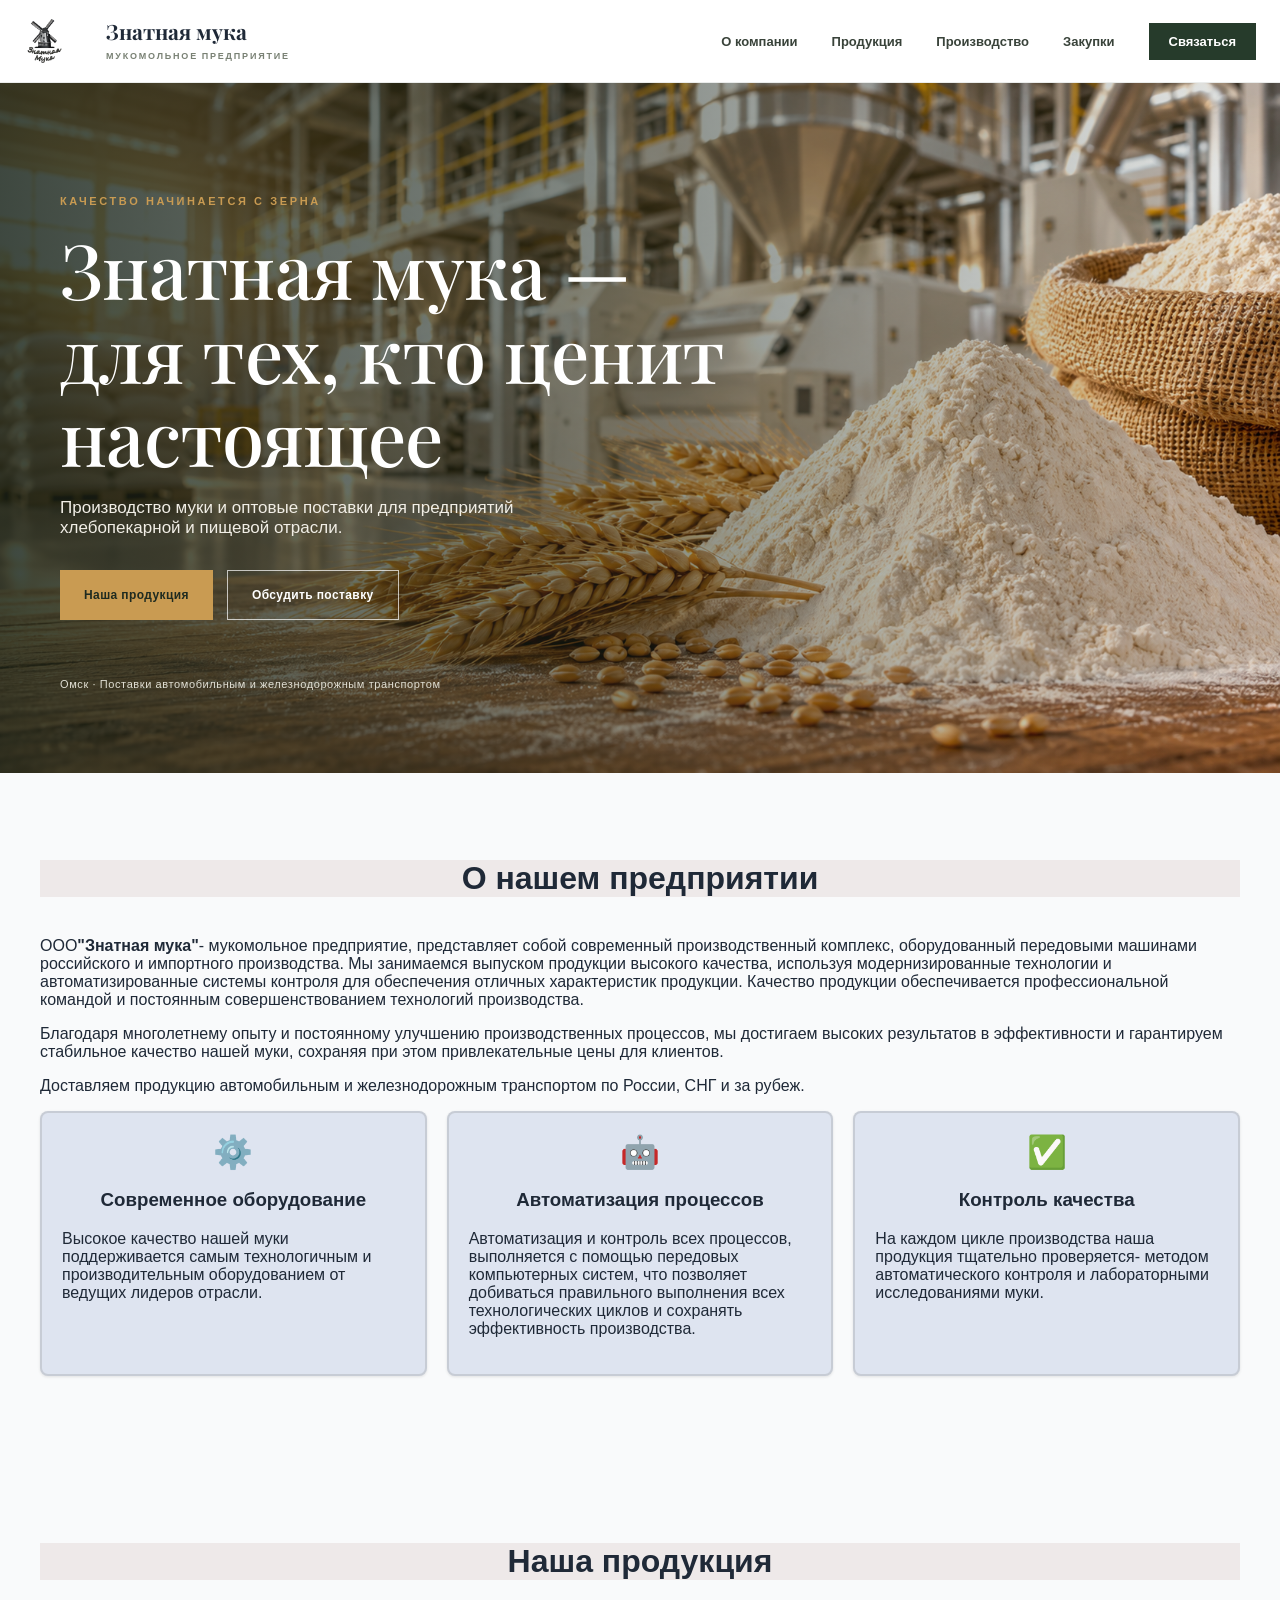
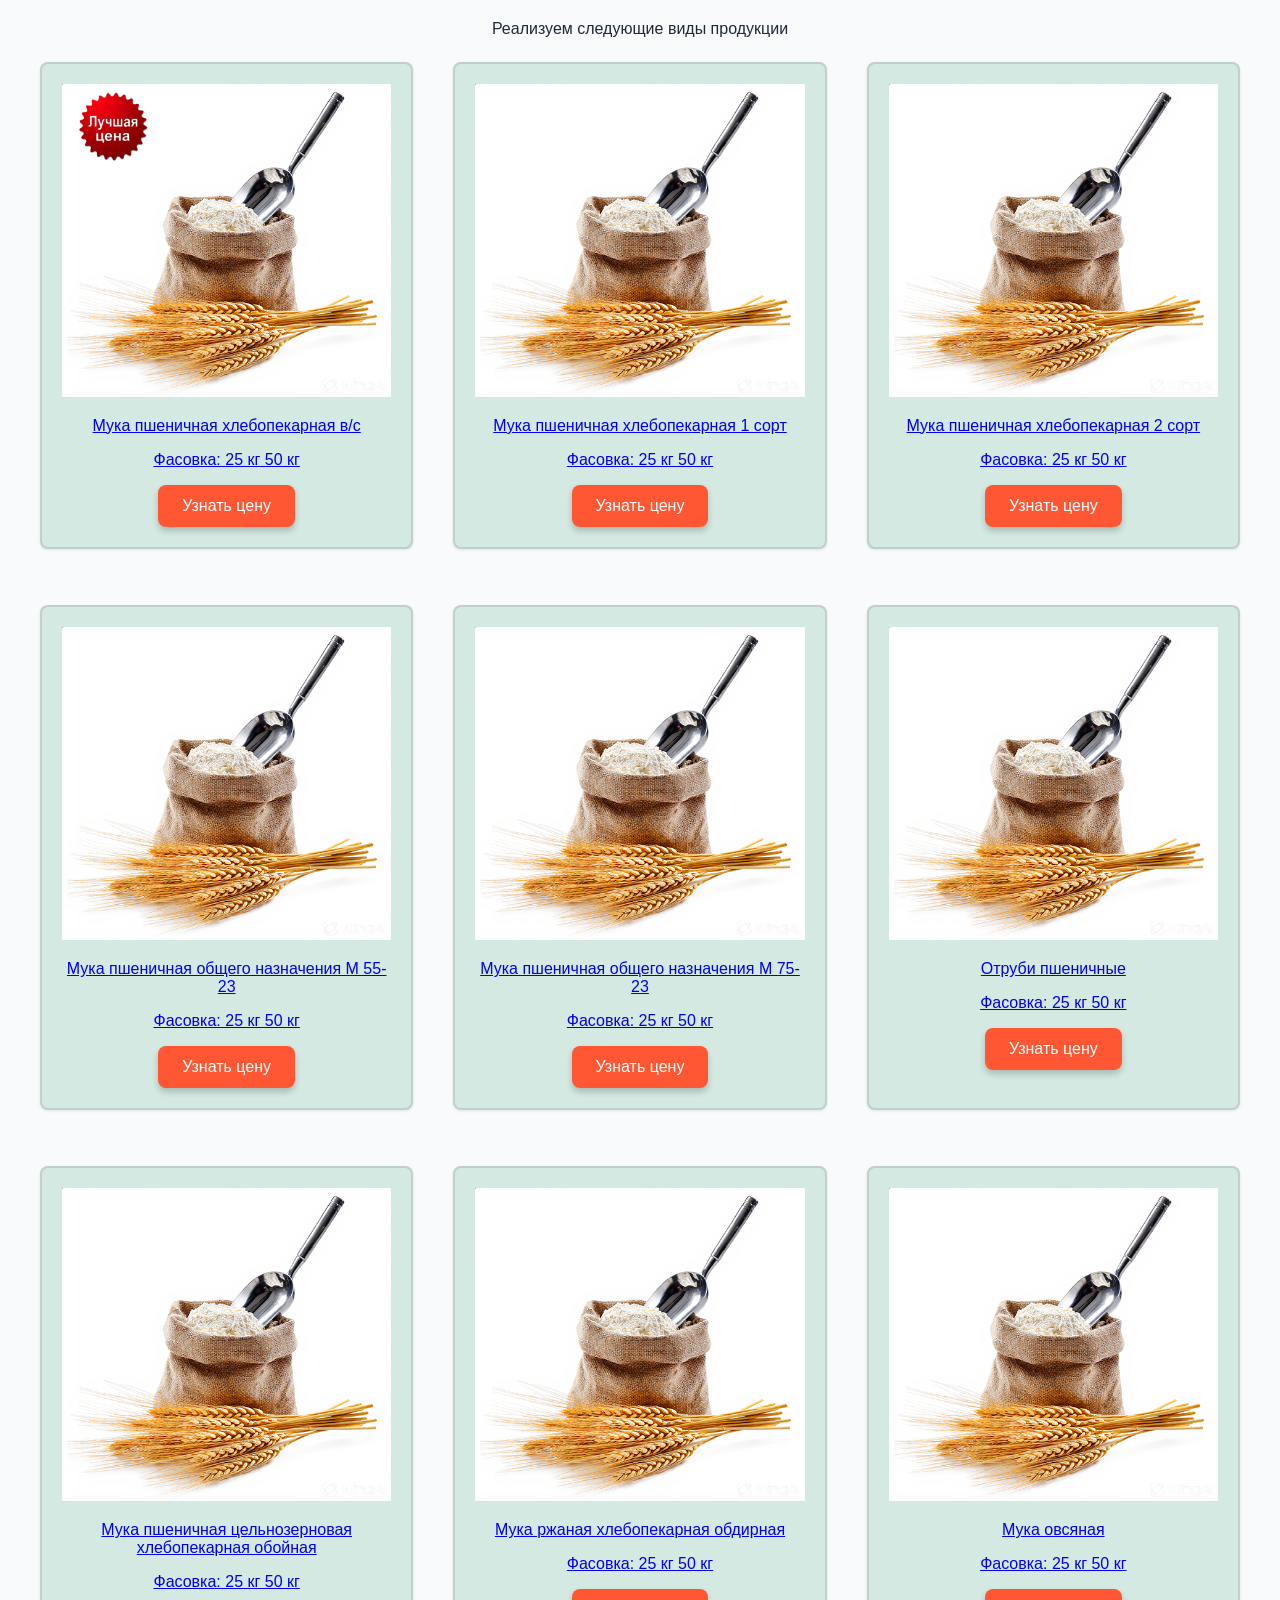
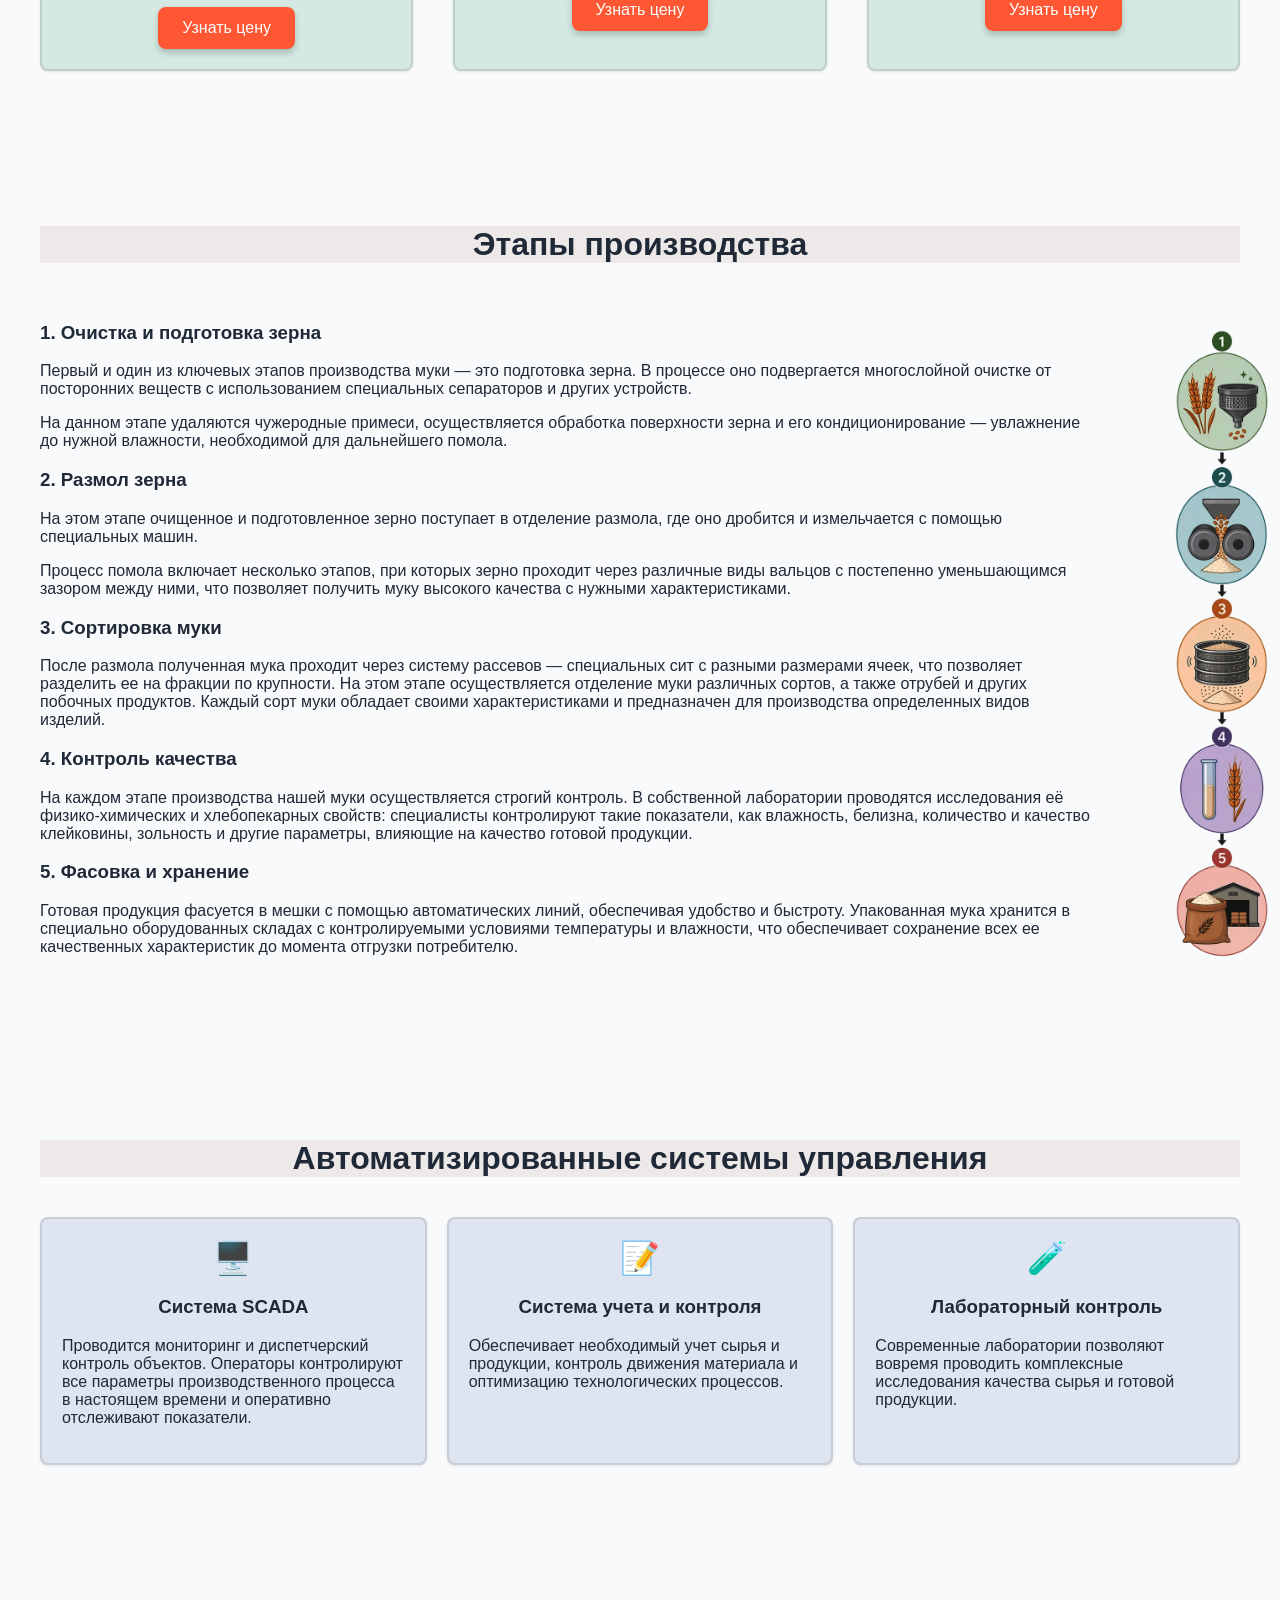
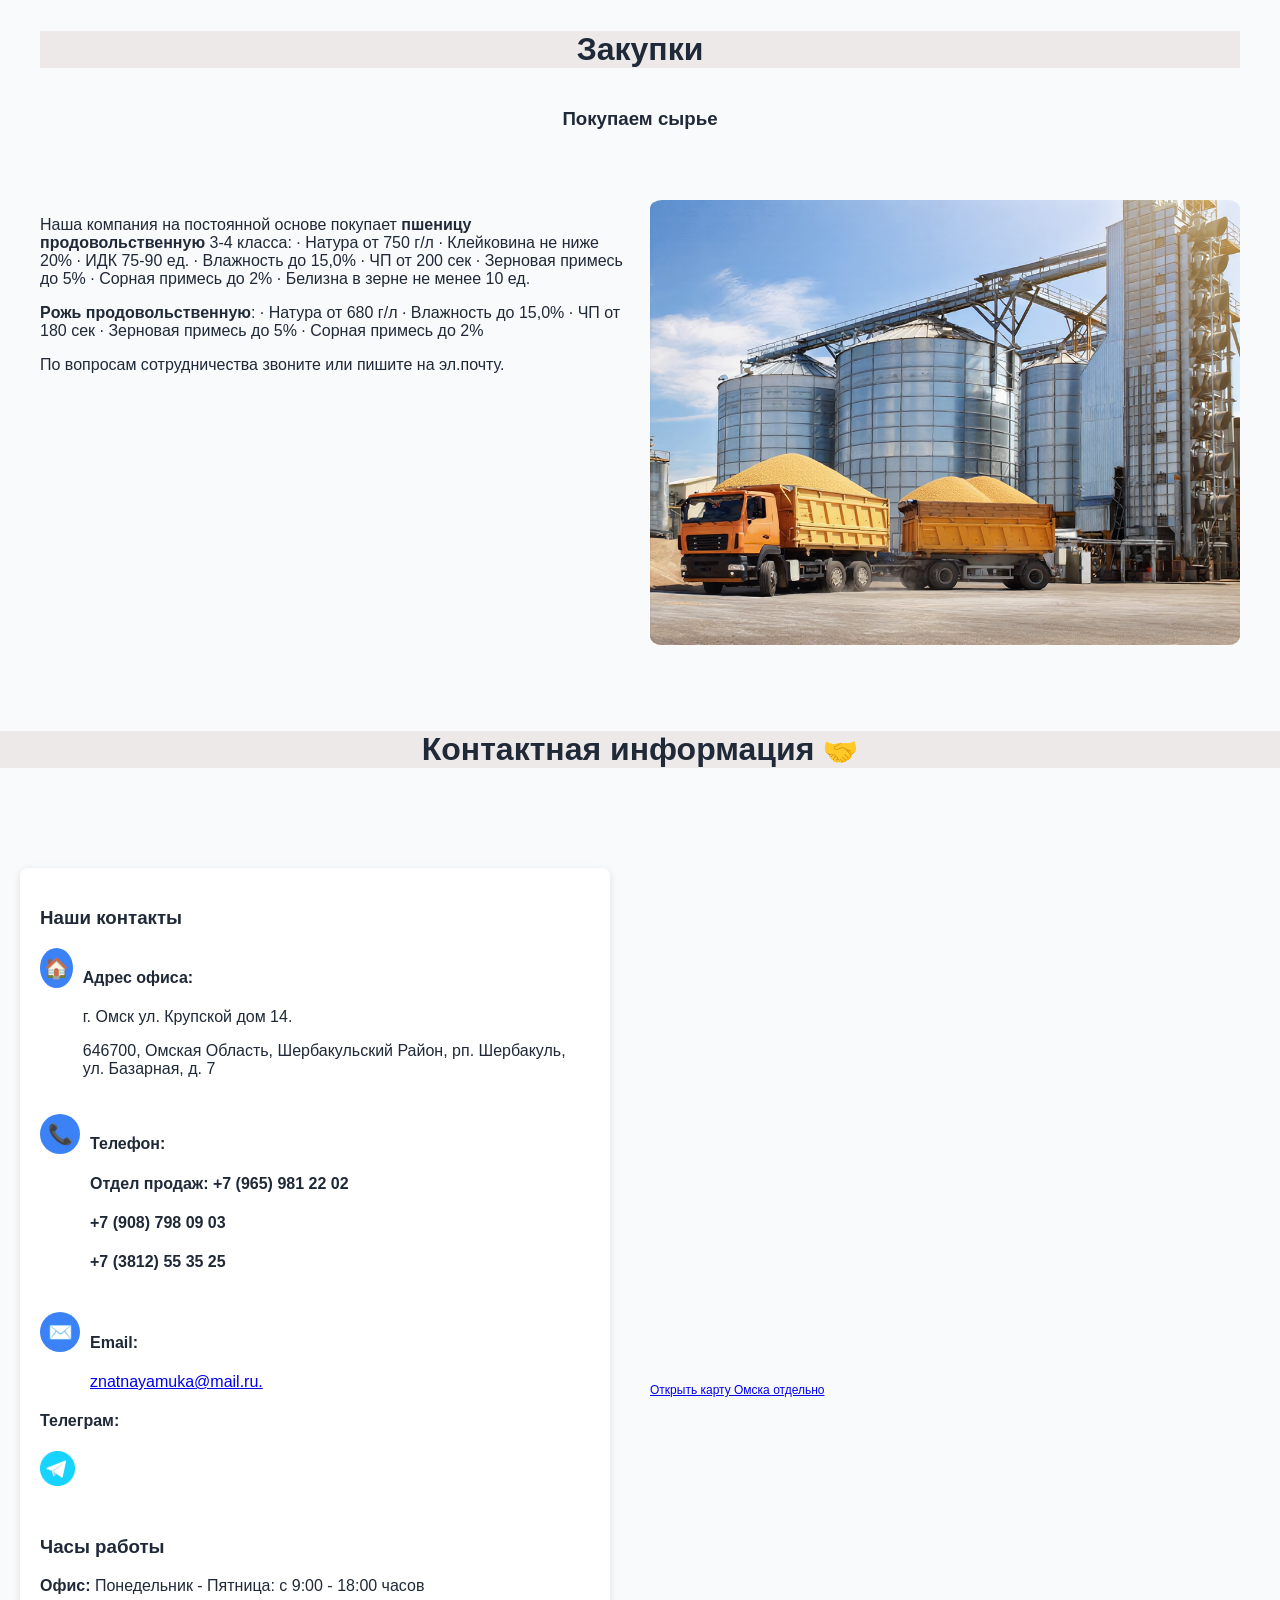
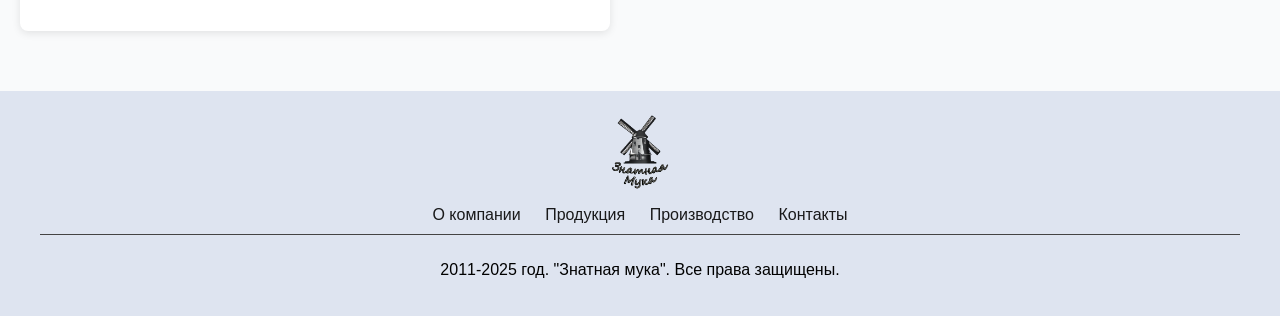
<file: index.html>
<!doctype html>
<html lang="ru">
  <head>
    <meta charset="utf-8" />
    <meta name="viewport" content="width=device-width, initial-scale=1" />
    <title>Знатная мука — производство и оптовые поставки муки</title>
    <meta
      name="description"
      content="Мукомольное предприятие «Знатная мука»: пшеничная, ржаная и овсяная мука, отруби, оптовые поставки и закупка продовольственного зерна."
    />
    <meta name="theme-color" content="#263b2b" />
    <link rel="preload" as="image" href="img/hero-mill.png" />
    <link rel="stylesheet" href="main.css" />
    <link rel="icon" href="/img/logokling1.png" type="image/x-icon" />
    <script src="script.js" defer></script>
  </head>
  <body>
    <header class="site-header">
      <div class="nav-wrap">
        <a class="brand" href="#top" aria-label="Знатная мука — на главную"
          ><img class="brand-logo" src="/img/logokling3.png" alt="Знатная мука"
          ><span>Знатная мука<small>МУКОМОЛЬНОЕ ПРЕДПРИЯТИЕ</small></span></a
        >
        <button
          class="menu-toggle"
          type="button"
          aria-label="Открыть меню"
          aria-expanded="false"
          aria-controls="site-nav"
        >
          <span></span><span></span><span></span>
        </button>
        <nav id="site-nav" class="site-nav">
          <a href="#about">О компании</a><a href="#product">Продукция</a
          ><a href="#production">Производство</a><a href="#purchase">Закупки</a
          ><a class="nav-cta" href="#contacts">Связаться</a>
        </nav>
      </div>
    </header>
    <main id="top">
      <section class="hero">
        <img
          class="hero-image"
          src="img/hero-mill.png"
          alt="Мука и пшеница на фоне современного мукомольного производства"
        />
        <div class="hero-shade"></div>
        <div class="hero-content wrap">
          <p class="eyebrow">Качество начинается с зерна</p>
          <h1>Знатная мука —<br />для тех, кто ценит настоящее</h1>
          <p class="hero-lead">
            Производство муки и оптовые поставки для предприятий хлебопекарной и
            пищевой отрасли.
          </p>
          <div class="hero-actions">
            <a class="btn btn-gold" href="#product">Наша продукция</a
            ><a class="btn btn-outline" href="#contacts">Обсудить поставку</a>
          </div>
          <div class="hero-note">
            Омск · Поставки автомобильным и железнодорожным транспортом
          </div>
        </div>
      </section>
    <!-- О компании -->
    <section id="about">
        <h2>О нашем предприятии</h2>
        <div>
            <p> ООО<span style="font-weight: bold;">"Знатная мука"</span>- мукомольное предприятие, представляет собой современный производственный комплекс,
                оборудованный
                передовыми машинами российского и импортного производства. Мы занимаемся выпуском продукции высокого
                качества,
                используя модернизированные технологии и автоматизированные системы контроля для обеспечения отличных
                характеристик продукции. Качество продукции обеспечивается профессиональной командой и постоянным
                совершенствованием технологий производства. </p>
            <p>Благодаря многолетнему опыту и постоянному улучшению производственных процессов, мы достигаем высоких
                результатов в эффективности и гарантируем стабильное качество нашей муки, сохраняя при этом
                привлекательные цены для клиентов.</p>
            <p>Доставляем продукцию автомобильным и железнодорожным транспортом по России, СНГ и за рубеж.</p>
        </div>
        <div style="display: flex; flex-wrap: wrap; gap: 20px; justify-content: center;">
            <div class="card1" style="flex: 1 1 250px;">
                <div style="text-align: center; font-size: 2em; margin-bottom: 10px;">⚙️</div>
                <h3 style="text-align: center;">Современное оборудование</h3>
                <p>Высокое качество нашей муки поддерживается самым технологичным и производительным
                    оборудованием от ведущих лидеров отрасли.</p>
            </div>
            <div class="card1" style="flex: 1 1 250px;">
                <div style="text-align: center; font-size: 2em; margin-bottom: 10px;">🤖</div>
                <h3 style="text-align: center;">Автоматизация процессов</h3>
                <p>Автоматизация и контроль всех процессов, выполняется с помощью передовых компьютерных систем, что
                    позволяет добиваться правильного выполнения всех технологических циклов и сохранять эффективность
                    производства.</p>
            </div>
            <div class="card1" style="flex: 1 1 250px;">
                <div style="text-align: center; font-size: 2em; margin-bottom: 10px;">✅</div>
                <h3 style="text-align: center;">Контроль качества</h3>
                <p>На каждом цикле производства наша продукция тщательно проверяется- методом автоматического контроля
                    и лабораторными исследованиями муки.</p>
            </div>
        </div>
    </section>
    <!-- 
    продукция -->
    <section id="product">
        <h2>Наша продукция</h2>
        <p style="text-align: center;">Реализуем следующие виды продукции</p>
        <div class="container">
            <div class="card">
                <a href="product.html?id=1"><img src="/img/cardmuka1.png" alt=""></a>
                <div class="info">
                    <a href="product.html?id=1">
                        <p>Мука пшеничная хлебопекарная в/с</p>
                    </a>
                    <a href="product.html?id=1">
                        <p>Фасовка: 25 кг 50 кг</p>
                    </a>
                    <a href="#contacts"
      style="display:inline-block; padding:12px 24px; background-color:#ff5733; color:#fff; font-size:16px; font-family:sans-serif; text-decoration:none; border-radius:8px; box-shadow:0 4px 6px rgba(0,0,0,0.2); transition:background-color 0.3s, transform 0.2s;"
      onmouseover="this.style.backgroundColor='#e14b2b'; this.style.transform='scale(1.05)';"
      onmouseout="this.style.backgroundColor='#ff5733'; this.style.transform='scale(1)';">Узнать цену</a>
                </div>

            </div>
            <div class="card">
                <a href="product.html?id=2"><img src="/img/cardmuka.png" alt=""></a>
                <div class="info">
                    <a href="product.html?id=2">
                        <p>Мука пшеничная хлебопекарная 1 сорт</p>
                    </a>
                    <a href="product.html?id=2">
                        <p>Фасовка: 25 кг 50 кг</p>
                    </a>
                    <a href="#contacts"
      style="display:inline-block; padding:12px 24px; background-color:#ff5733; color:#fff; font-size:16px; font-family:sans-serif; text-decoration:none; border-radius:8px; box-shadow:0 4px 6px rgba(0,0,0,0.2); transition:background-color 0.3s, transform 0.2s;"
      onmouseover="this.style.backgroundColor='#e14b2b'; this.style.transform='scale(1.05)';"
      onmouseout="this.style.backgroundColor='#ff5733'; this.style.transform='scale(1)';">Узнать цену</a>
                </div>

            </div>
            <div class="card">
                <a href="product.html?id=3"><img src="/img/cardmuka.png" alt=""></a>
                <div class="info">
                    <a href="product.html?id=3">
                        <p>Мука пшеничная хлебопекарная 2 сорт</p>
                    </a>
                    <a href="product.html?id=3">
                        <p>Фасовка: 25 кг 50 кг</p>
                    </a>
                    <a href="#contacts"
      style="display:inline-block; padding:12px 24px; background-color:#ff5733; color:#fff; font-size:16px; font-family:sans-serif; text-decoration:none; border-radius:8px; box-shadow:0 4px 6px rgba(0,0,0,0.2); transition:background-color 0.3s, transform 0.2s;"
      onmouseover="this.style.backgroundColor='#e14b2b'; this.style.transform='scale(1.05)';"
      onmouseout="this.style.backgroundColor='#ff5733'; this.style.transform='scale(1)';">Узнать цену</a>
                </div>

            </div>
            <div class="card">
                <a href="product.html?id=4"><img src="/img/cardmuka.png" alt=""></a>
                <div class="info">
                    <a href="product.html?id=4">
                        <p>Мука пшеничная общего назначения М 55-23</p>
                    </a>
                    <a href="#contacts">
                        <p>Фасовка: 25 кг 50 кг</p>
                    </a>
                    <a href="#contacts"
      style="display:inline-block; padding:12px 24px; background-color:#ff5733; color:#fff; font-size:16px; font-family:sans-serif; text-decoration:none; border-radius:8px; box-shadow:0 4px 6px rgba(0,0,0,0.2); transition:background-color 0.3s, transform 0.2s;"
      onmouseover="this.style.backgroundColor='#e14b2b'; this.style.transform='scale(1.05)';"
      onmouseout="this.style.backgroundColor='#ff5733'; this.style.transform='scale(1)';">Узнать цену</a>
                </div>

            </div>
            <div class="card">
                <a href="product.html?id=5"><img src="/img/cardmuka.png" alt=""></a>
                <div class="info">
                    <a href="product.html?id=5">
                        <p>Мука пшеничная общего назначения М 75-23</p>
                    </a>
                    <a href="#contacts">
                        <p>Фасовка: 25 кг 50 кг</p>
                    </a>
                   <a href="#contacts"
      style="display:inline-block; padding:12px 24px; background-color:#ff5733; color:#fff; font-size:16px; font-family:sans-serif; text-decoration:none; border-radius:8px; box-shadow:0 4px 6px rgba(0,0,0,0.2); transition:background-color 0.3s, transform 0.2s;"
      onmouseover="this.style.backgroundColor='#e14b2b'; this.style.transform='scale(1.05)';"
      onmouseout="this.style.backgroundColor='#ff5733'; this.style.transform='scale(1)';">Узнать цену</a>
                </div>

            </div>
            <div class="card">
                <a href="product.html?id=6"><img src="/img/cardmuka.png" alt=""></a>
                <div class="info">
                    <a href="product.html?id=6">
                        <p>Отруби пшеничные</p>
                    </a>
                    <a href="#contacts">
                        <p>Фасовка: 25 кг 50 кг</p>
                    </a>
                    <a href="#contacts"
      style="display:inline-block; padding:12px 24px; background-color:#ff5733; color:#fff; font-size:16px; font-family:sans-serif; text-decoration:none; border-radius:8px; box-shadow:0 4px 6px rgba(0,0,0,0.2); transition:background-color 0.3s, transform 0.2s;"
      onmouseover="this.style.backgroundColor='#e14b2b'; this.style.transform='scale(1.05)';"
      onmouseout="this.style.backgroundColor='#ff5733'; this.style.transform='scale(1)';">Узнать цену</a>
                </div>

            </div>
            <div class="card">
                <a href="product.html?id=7"><img src="/img/cardmuka.png" alt=""></a>
                <div class="info">
                    <a href="product.html?id=7">
                        <p>Мука пшеничная цельнозерновая хлебопекарная обойная</p>
                    </a>
                    <a href="#contacts">
                        <p>Фасовка: 25 кг 50 кг</p>
                    </a>
                   <a href="#contacts"
      style="display:inline-block; padding:12px 24px; background-color:#ff5733; color:#fff; font-size:16px; font-family:sans-serif; text-decoration:none; border-radius:8px; box-shadow:0 4px 6px rgba(0,0,0,0.2); transition:background-color 0.3s, transform 0.2s;"
      onmouseover="this.style.backgroundColor='#e14b2b'; this.style.transform='scale(1.05)';"
      onmouseout="this.style.backgroundColor='#ff5733'; this.style.transform='scale(1)';">Узнать цену</a>
                </div>

            </div>
            <div class="card">
                <a href="product.html?id=8"><img src="/img/cardmuka.png" alt=""></a>
                <div class="info">
                    <a href="product.html?id=8">
                        <p>Мука ржаная хлебопекарная обдирная</p>
                    </a>
                    <a href="#contacts">
                        <p>Фасовка: 25 кг 50 кг</p>
                    </a>
                    <a href="#contacts"
      style="display:inline-block; padding:12px 24px; background-color:#ff5733; color:#fff; font-size:16px; font-family:sans-serif; text-decoration:none; border-radius:8px; box-shadow:0 4px 6px rgba(0,0,0,0.2); transition:background-color 0.3s, transform 0.2s;"
      onmouseover="this.style.backgroundColor='#e14b2b'; this.style.transform='scale(1.05)';"
      onmouseout="this.style.backgroundColor='#ff5733'; this.style.transform='scale(1)';">Узнать цену</a>
                </div>

            </div>
            <div class="card">
                <a href="product.html?id=9"><img src="/img/cardmuka.png" alt=""></a>
                <div class="info">
                    <a href="product.html?id=9">
                        <p>Мука овсяная</p>
                    </a>
                    <a href="#contacts">
                        <p>Фасовка: 25 кг 50 кг</p>
                    </a>
                    <a href="#contacts"
      style="display:inline-block; padding:12px 24px; background-color:#ff5733; color:#fff; font-size:16px; font-family:sans-serif; text-decoration:none; border-radius:8px; box-shadow:0 4px 6px rgba(0,0,0,0.2); transition:background-color 0.3s, transform 0.2s;"
      onmouseover="this.style.backgroundColor='#e14b2b'; this.style.transform='scale(1.05)';"
      onmouseout="this.style.backgroundColor='#ff5733'; this.style.transform='scale(1)';">Узнать цену</a>
                </div>

            </div>
        </div>
    </section>


<section id="production">
    <h2>Этапы производства</h2>
    <div class="tehnology">
<div>
<h3>1. Очистка и подготовка зерна</h3>
<p>Первый и один из ключевых этапов производства муки — это подготовка зерна. В процессе оно подвергается многослойной очистке от посторонних веществ с использованием специальных сепараторов и других устройств.</p>
<p>На данном этапе удаляются чужеродные примеси, осуществляется обработка поверхности зерна и его кондиционирование — увлажнение до нужной влажности, необходимой для дальнейшего помола.</p>

<h3>2. Размол зерна</h3>
<p>На этом этапе очищенное и подготовленное зерно поступает в отделение размола, где оно дробится и измельчается с помощью специальных машин.</p>
<p>Процесс помола включает несколько этапов, при которых зерно проходит через различные виды вальцов с постепенно уменьшающимся зазором между ними, что позволяет получить муку высокого качества с нужными характеристиками.</p>

<h3>3. Сортировка муки</h3>
<p>После размола полученная мука проходит через систему рассевов — специальных сит с разными размерами ячеек, что позволяет разделить ее на фракции по крупности. На этом этапе осуществляется отделение муки различных сортов, а также отрубей и других побочных продуктов. Каждый сорт муки обладает своими характеристиками и предназначен для производства определенных видов изделий.</p>

<h3>4. Контроль качества</h3>
<p>На каждом этапе производства нашей муки осуществляется строгий контроль. В собственной лаборатории проводятся исследования её физико-химических и хлебопекарных свойств: специалисты контролируют такие показатели, как влажность, белизна, количество и качество клейковины, зольность и другие параметры, влияющие на качество готовой продукции.</p>

<h3>5. Фасовка и хранение</h3>
<p>Готовая продукция фасуется в мешки с помощью автоматических линий, обеспечивая удобство и быстроту. Упакованная мука хранится в специально оборудованных складах с контролируемыми условиями температуры и влажности, что обеспечивает сохранение всех ее качественных характеристик до момента отгрузки потребителю.</p>
</div>

<div>
    <img style="width: 100%; padding: 20px; padding-left: 50px;" src="/img/ytftuyfuy.png" alt="">
</div>
</div>
</section>

  

   <section id="automation-systems">
        <h2>Автоматизированные системы управления</h2>
        

        <div style="display: flex; flex-wrap: wrap; gap: 20px; justify-content: center;">
            <div class="card1" style="flex: 1 1 250px;">
                <div style="text-align: center; font-size: 2em; margin-bottom: 10px;">🖥️</div>
                <h3 style="text-align: center;">Система SCADA</h3>
                <p>Проводится мониторинг и диспетчерский контроль объектов. Операторы контролируют все параметры
                            производственного процесса в настоящем времени и оперативно отслеживают показатели.</p>
            </div>
            <div class="card1" style="flex: 1 1 250px;">
                <div style="text-align: center; font-size: 2em; margin-bottom: 10px;">📝</div>
                <h3 style="text-align: center;">Система учета и контроля</h3>
                <p>Обеспечивает необходимый учет сырья и продукции, контроль движения материала и оптимизацию
                            технологических процессов.</p>
            </div>
            <div class="card1" style="flex: 1 1 250px;">
                <div style="text-align: center; font-size: 2em; margin-bottom: 10px;">🧪</div>
                <h3 style="text-align: center;">Лабораторный контроль</h3>
                <p>Современные лаборатории позволяют вовремя проводить комплексные исследования качества сырья и
                            готовой продукции.</p>
            </div>
        </div>
    </section>

    <section id="purchase">
        <div style="margin-bottom: 70px;">
            <h2>Закупки</h2>
            <h3 style="text-align: center;">Покупаем сырье</h3>
        </div>
        <div class="zakupki" style="display:flex; gap:20px;">
            <div class="zakupkitext" style="flex:1;">
                <p>Наша компания на постоянной основе покупает <b>пшеницу продовольственную</b> 3-4 класса:
                    · Натура от 750 г/л · Клейковина не ниже 20% · ИДК 75-90 ед. · Влажность до 15,0% · ЧП от 200 сек ·
                    Зерновая
                    примесь до 5% · Сорная примесь до 2% · Белизна в зерне не менее 10 ед.</p>

                <p><b>Pожь продовольственную</b>:
                    · Натура от 680 г/л · Влажность до 15,0% · ЧП от 180 сек · Зерновая примесь до 5% · Сорная примесь
                    до 2%</p>

                <p>По вопросам сотрудничества звоните или пишите на эл.почту.</p>
            </div>
            <div class="photos" style="flex:1; display:flex; align-items:center; justify-content:center;">
                <img id="fotozakupki" src="/img/zakupki.png" alt="" style="max-width:100%; height:auto;">
            </div>
        </div>
    </section>

    <!-- Обратная форма -->
    <!-- Форма обратной связи -->


    <!-- Основной контейнер для двух колонок -->
    <h2>Контактная информация <span style="font-size:28px;">🤝</span></h2>
    <div class="contactmap" style="display:flex; gap:20px; align-items:flex-start;">
        <!-- Блок с контактами -->
        <section id="contacts" style="flex:1;">
            <!-- <h2>Контактная информация <span style="font-size:28px;">🤝</span></h2> -->
            <div
                style="background:#fff; padding:20px; border-radius:8px; box-shadow:0 2px 8px rgba(0,0,0,0.1); max-width:100%;">
                <h3>Наши контакты</h3>

                <div style="margin-bottom:20px;">
                    <div style="display:flex; align-items:flex-start;">
                        <div
                            style="width:40px; height:40px; background:#3b82f6; color:#fff; display:flex; align-items:center; justify-content:center; border-radius:50%; font-size:20px;">
                            🏠</div>
                        <div style="margin-left:10px;">
                            <h4>Адрес офиса:</h4>
                            <p>г. Омск ул. Крупской дом 14.</p>
                            <p>646700, Омская Область, Шербакульский Район, рп. Шербакуль, ул. Базарная, д. 7</p>
                        </div>
                    </div>
                </div>

                <div style="margin-bottom:20px;">
                    <div style="display:flex; align-items:flex-start;">
                        <div
                            style="width:40px; height:40px; background:#3b82f6; color:#fff; display:flex; align-items:center; justify-content:center; border-radius:50%; font-size:20px;">
                            📞</div>
                        <div style="margin-left:10px;">
                            
                            <h4>Телефон:</h4>
                            <h4> Отдел продаж: +7 (965) 981 22 02</h4>
                           <h4>+7 (908) 798  09 03</h4> 
                                
                                
                           <h4> +7 (3812) 55 35 25</h4>
                            
                            
                            
                        </div>
                    </div>
                </div>

                <div style="margin-bottom:20px;">
                    <div style="display:flex; align-items:flex-start;">
                        <div
                            style="width:40px; height:40px; background:#3b82f6; color:#fff; display:flex; align-items:center; justify-content:center; border-radius:50%; font-size:20px;">
                            ✉️</div>
                        <div style="margin-left:10px;">
                            <h4>Email:</h4>
                            <a href="mailto:znatnaya-muka@gmail.com">znatnayamuka@mail.ru.</a>
                        </div>
                    </div>
                </div>

                <div>
                    <h4>Телеграм:</h4>
                    <a href="https://t.me/blason77" target="_blank" rel="noopener noreferrer">
                        <img src="/img/tg.png" alt="telegram"
                            style="vertical-align: middle; width:35px; margin-right:10px;">
                    </a>
                </div>

                <h3 style="margin-top:50px;">Часы работы</h3>
                <p><strong>Офис:</strong> Понедельник - Пятница: с 9:00 - 18:00 часов</p>
            </div>
        </section>

        <!-- Блок с картой: Омск, отметка в районе ул. Мельничной -->
        <div id="map" style="flex: 1 1 600px; min-width: 0; height: 500px; padding-top: 0; margin-top: 95px;">
            <iframe
                title="Карта города Омска"
                src="https://www.openstreetmap.org/export/embed.html?bbox=73.30%2C54.93%2C73.45%2C55.05&amp;layer=mapnik&amp;marker=54.986940%2C73.375529"
                style="width: 100%; height: 100%; border: 0;"
                loading="lazy"
                referrerpolicy="no-referrer-when-downgrade">
            </iframe>
            <p style="margin: 4px 0; font-size: 12px;">
                <a href="https://www.openstreetmap.org/?mlat=54.986940&amp;mlon=73.375529#map=12/54.986940/73.375529" target="_blank" rel="noopener noreferrer">Открыть карту Омска отдельно</a>
            </p>
        </div>
    </div>

    </main>
    <!-- Подвал -->
    <footer class="footer">
        <div style="max-width:1920px; margin:auto; padding:20px; color:#ccc; text-align:center;">
            <a href="#top"><img src="/img/logokling3.png" alt="Знатная мука" style="height:80px; margin-bottom:10px;" /></a>
            <div style="margin-bottom:10px;">
                <a href="#about">О компании</a>
                <a href="#product">Продукция</a>
                 <a href="#production">Производство</a>
                <!-- <a href="#technology">Технологический процесс</a> -->
                <a href="#contacts">Контакты</a>
            </div>
            <div style="border-top:1px solid #444; padding-top:10px;">
                <p style="color: black;">2011-2025 год. "Знатная мука". Все права защищены.</p>
            </div>
        </div>
    </footer>

</body>

</html>
</file>
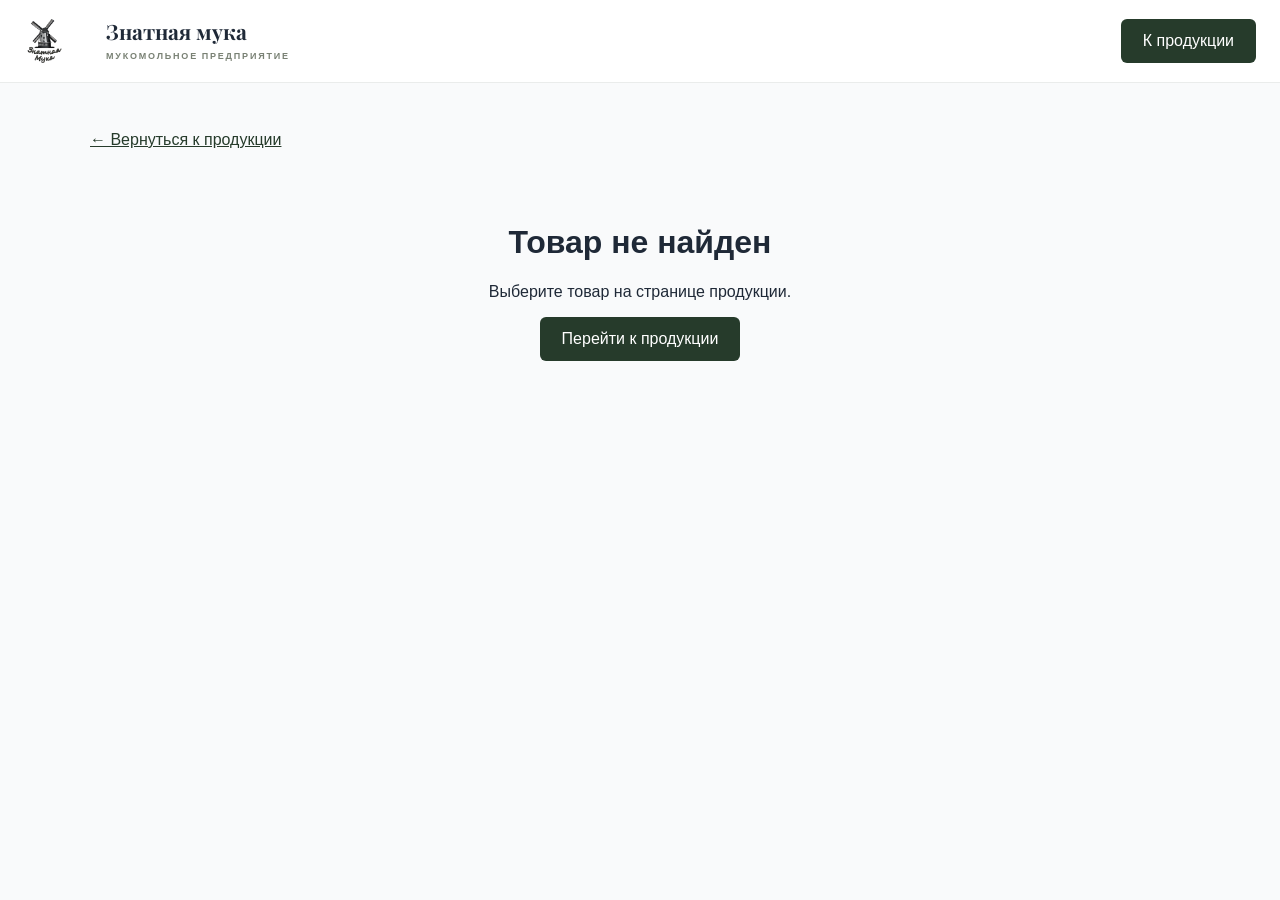
<file: product.html>
<!doctype html>
<html lang="ru">
<head>
  <meta charset="utf-8">
  <meta name="viewport" content="width=device-width, initial-scale=1">
  <title>Товар — Знатная мука</title>
  <link rel="stylesheet" href="main.css">
  <style>
    .product-page { max-width: 1100px; margin: 0 auto; padding: 48px 20px 70px; }
    .product-breadcrumb { margin-bottom: 24px; }
    .product-breadcrumb a { color: #263b2b; }
    .product-layout { display: grid; grid-template-columns: minmax(280px, 1fr) minmax(280px, 1fr); gap: 44px; align-items: start; }
    .product-photo { width: 100%; max-height: 520px; object-fit: contain; background: #f3f5f2; border-radius: 10px; }
    .product-title { margin: 0 0 18px; text-align: left; background: none; color: #263b2b; }
    .product-description { line-height: 1.7; }
    .product-specs { margin: 24px 0; padding: 20px; background: #f3f5f2; border-radius: 8px; }
    .product-actions { display: flex; flex-wrap: wrap; gap: 12px; margin-top: 28px; }
    .product-button { display: inline-block; padding: 13px 22px; background: #263b2b; color: #fff; text-decoration: none; border-radius: 6px; }
    .product-button.secondary { background: #c99b52; color: #1f2b20; }
    .product-error { padding: 30px; text-align: center; }
    @media (max-width: 700px) { .product-layout { grid-template-columns: 1fr; gap: 24px; } }
  </style>
</head>
<body>
  <header class="site-header">
    <div class="nav-wrap">
      <a class="brand" href="index.html#top" aria-label="Знатная мука — на главную">
        <img class="brand-logo" src="/img/logokling3.png" alt="Знатная мука">
        <span>Знатная мука<small>МУКОМОЛЬНОЕ ПРЕДПРИЯТИЕ</small></span>
      </a>
      <a class="product-button" href="index.html#product">К продукции</a>
    </div>
  </header>

  <main class="product-page">
    <div class="product-breadcrumb"><a href="index.html#product">← Вернуться к продукции</a></div>
    <div id="product-content"></div>
  </main>

  <script>
    const products = {
      1: { name: "Мука пшеничная хлебопекарная в/с", image: "img/cardmuka1.png", pack: "25 кг, 50 кг", text: "Высококачественная пшеничная мука высшего сорта для хлебопекарных и кондитерских изделий." },
      2: { name: "Мука пшеничная хлебопекарная 1 сорт", image: "img/cardmuka.png", pack: "25 кг, 50 кг", text: "Пшеничная хлебопекарная мука первого сорта для профессионального и домашнего использования." },
      3: { name: "Мука пшеничная хлебопекарная 2 сорт", image: "img/cardmuka.png", pack: "25 кг, 50 кг", text: "Пшеничная мука второго сорта для выпечки хлеба и приготовления различных изделий." },
      4: { name: "Мука пшеничная общего назначения М 55-23", image: "img/cardmuka.png", pack: "25 кг, 50 кг", text: "Мука общего назначения для хлебопекарного и пищевого производства." },
      5: { name: "Мука пшеничная общего назначения М 75-23", image: "img/cardmuka.png", pack: "25 кг, 50 кг", text: "Универсальная пшеничная мука для предприятий пищевой отрасли и оптовых поставок." },
      6: { name: "Отруби пшеничные", image: "img/cardmuka.png", pack: "25 кг, 50 кг", text: "Натуральные пшеничные отруби — побочный продукт переработки зерна." },
      7: { name: "Мука пшеничная цельнозерновая хлебопекарная обойная", image: "img/cardmuka.png", pack: "25 кг, 50 кг", text: "Цельнозерновая обойная мука для производства хлеба и полезной выпечки." },
      8: { name: "Мука ржаная хлебопекарная обдирная", image: "img/cardmuka.png", pack: "25 кг, 50 кг", text: "Ржаная обдирная мука для традиционного хлеба и хлебобулочных изделий." },
      9: { name: "Мука овсяная", image: "img/cardmuka.png", pack: "25 кг, 50 кг", text: "Овсяная мука для пищевого производства и приготовления выпечки." }
    };

    const id = new URLSearchParams(location.search).get("id");
    const product = products[id];
    const content = document.getElementById("product-content");

    if (!product) {
      document.title = "Товар не найден — Знатная мука";
      content.innerHTML = '<div class="product-error"><h1>Товар не найден</h1><p>Выберите товар на странице продукции.</p><a class="product-button" href="index.html#product">Перейти к продукции</a></div>';
    } else {
      document.title = `${product.name} — Знатная мука`;
      content.innerHTML = `
        <div class="product-layout">
          <img class="product-photo" src="${product.image}" alt="${product.name}">
          <section>
            <h1 class="product-title">${product.name}</h1>
            <p class="product-description">${product.text}</p>
            <div class="product-specs"><strong>Фасовка:</strong> ${product.pack}</div>
            <div class="product-actions">
              <a class="product-button secondary" href="index.html#contacts">Узнать цену</a>
              <a class="product-button" href="index.html#product">Другие товары</a>
            </div>
          </section>
        </div>`;
    }
  </script>
</body>
</html>
</file>
<file: main.css>
@import url("https://fonts.googleapis.com/css2?family=DM+Sans:wght@400;500;600;700&family=Playfair+Display:wght@500;600;700&display=swap");

/* Основные стили второго блока */
body {
  margin: 0;
  font-family: Arial, sans-serif;
  background-color: #f9fafb;
  color: #1f2937;
}

html {
  scroll-behavior: smooth;
  scroll-padding-top: 84px;
}

/* Общие секции второго блока */
section:not(.hero) {
  padding: 60px 20px;
  max-width: 1200px;
  margin: 0 auto;
}

/* Новая навигация из первого блока */
.site-header {
  height: 82px;
  position: sticky;
  top: 0;
  z-index: 50;
  background: rgba(255, 255, 255, 0.96);
  backdrop-filter: blur(12px);
  border-bottom: 1px solid rgba(30, 45, 32, 0.09);
}

.nav-wrap {
  width: min(1240px, calc(100% - 48px));
  height: 100%;
  margin: auto;
  display: flex;
  align-items: center;
  justify-content: space-between;
}

.brand {
  display: flex;
  align-items: center;
  gap: 12px;
  color: inherit;
  text-decoration: none;
  font-family: "Playfair Display", serif;
  font-size: 21px;
  font-weight: 700;
  line-height: 1.1;
}

.brand small {
  display: block;
  margin-top: 6px;
  font: 600 9px "DM Sans", sans-serif;
  letter-spacing: 1.8px;
  color: #798174;
}

.brand-mark {
  width: 43px;
  height: 43px;
  display: grid;
  place-items: center;
  border: 1px solid #c99b52;
  color: #263b2b;
  font: 700 14px "DM Sans", sans-serif;
  letter-spacing: -1px;
}

.brand-logo {
  display: block;
  width: 70px;
  height: 48px;
  object-fit: contain;
  object-position: left center;
}

.site-nav {
  display: flex;
  align-items: center;
  gap: 34px;
}

.site-nav a {
  padding: 0;
  color: #39433a;
  background: none;
  border-radius: 0;
  text-decoration: none;
  font-size: 13px;
  font-weight: 600;
  transition: color 0.2s;
}

.site-nav a:hover {
  color: #a97931;
  background: none;
}

.site-nav .nav-cta {
  padding: 11px 20px;
  background: #263b2b;
  color: #fff;
}

.site-nav .nav-cta:hover {
  background: #354d39;
  color: #fff;
}

.menu-toggle {
  display: none;
  border: 0;
  background: none;
  padding: 8px;
  cursor: pointer;
}

.menu-toggle span {
  display: block;
  width: 25px;
  height: 2px;
  margin: 5px;
  background: #263b2b;
}

/* Новый баннер из первого блока */
.hero {
  height: min(690px, calc(100vh - 82px));
  min-height: 570px;
  position: relative;
  display: flex;
  align-items: center;
  overflow: hidden;
  padding: 0 24px;
  max-width: none;
  margin: 0;
  background: #4b493b;
}

.hero-image,
.hero-shade {
  position: absolute;
  inset: 0;
  width: 100%;
  height: 100%;
}

.hero-image {
  object-fit: cover;
  object-position: center 55%;
}

.hero-shade {
  background: linear-gradient(
    90deg,
    rgba(20, 32, 22, 0.82),
    rgba(20, 32, 22, 0.52) 48%,
    rgba(20, 32, 22, 0.08)
  );
}

.hero-content {
  position: relative;
  width: min(1160px, 100%);
  margin: auto;
  padding-top: 18px;
  color: white;
}

.eyebrow,
.section-kicker {
  color: #c99b52;
  font-size: 11px;
  letter-spacing: 2.6px;
  text-transform: uppercase;
  font-weight: 700;
}

.hero h1 {
  max-width: 780px;
  margin: 20px 0;
  color: #fff;
  font-family: "Playfair Display", Georgia, serif;
  font-size: clamp(42px, 6vw, 76px);
  font-weight: 500;
  line-height: 1.1;
  letter-spacing: -0.7px;
  text-align: left;
  background: none;
}

.hero-lead {
  max-width: 560px;
  color: #f1eee6;
  font-size: 17px;
}

.hero-actions {
  display: flex;
  gap: 14px;
  margin-top: 32px;
  flex-wrap: wrap;
}

.btn {
  display: inline-flex;
  align-items: center;
  justify-content: center;
  min-height: 48px;
  padding: 0 24px;
  text-decoration: none;
  font-size: 12px;
  font-weight: 700;
  letter-spacing: 0.4px;
  transition: transform 0.2s, background 0.2s;
}

.btn:hover {
  transform: translateY(-2px);
}

.btn-gold {
  background: #c99b52;
  color: #1f2b20;
}

.btn-outline {
  border: 1px solid rgba(255, 255, 255, 0.7);
  color: #fff;
}

.hero-note {
  margin-top: 58px;
  color: #e1dfd4;
  font-size: 11px;
  letter-spacing: 0.6px;
}

/* Второй блок: старые стили основного содержимого */
h2 {
  font-size: 2em;
  margin-bottom: 40px;
  text-align: center;
  font-weight: bold;
  background-color: #eee9e9;
}

.about,
.production,
.technology,
.contacts {
  background: #fff;
  margin-bottom: 40px;
  padding: 20px;
  border-radius: 8px;
  box-shadow: 0 2px 8px rgba(0, 0, 0, 0.1);
}

.card {
  border-radius: 8px;
  padding: 20px;
  box-shadow: 0 1px 3px rgba(0, 0, 0, 0.1);
  margin: 0.5em 0;
  border: 2px solid rgba(107, 106, 106, 0.2);
  background-color: rgb(212, 233, 226);
  transition: box-shadow 0.3s ease;
}

.card:hover {
  box-shadow: 0 12px 30px rgba(0, 0, 0, 0.4);
}

.card1 {
  border-radius: 8px;
  padding: 20px;
  box-shadow: 0 1px 3px rgba(0, 0, 0, 0.1);
  margin-bottom: 20px;
  border: 2px solid rgba(107, 106, 106, 0.2);
  background: #dee4f0;
  transition: box-shadow 0.3s ease;
}

.card img {
  width: 100%;
}

.card > .info {
  text-align: center;
}

.footer {
  background-color: #dee4f0;
  color: #ccc;
  padding: 1px 20px;
  text-align: center;
}

.footer a {
  color: #19191a;
  text-decoration: none;
  margin: 0 10px;
}

.footer a:hover {
  text-decoration: underline;
}

.logo-text {
  font-family: "Playfair Display", serif;
  font-size: 1.8rem;
  font-weight: 700;
  color: #131212;
}

.h1 {
  font-family: "Playfair Display", serif;
}

/* Карточки */
.container {
  display: grid;
  grid-template-columns: repeat(3, 1fr);
  gap: 40px;
}

@media (max-width: 1000px) {
  .container {
    grid-template-columns: repeat(2, 1fr);
  }
}

@media (max-width: 600px) {
  .container {
    grid-template-columns: 1fr;
  }
}

/* Закупки */
#fotozakupki {
  max-width: 100%;
  height: auto;
  display: block;
  margin: 0 auto;
  border-radius: 2%;
}

.zakupki {
  display: flex;
  flex-direction: row;
  width: 100%;
}

/* Контакты и карта занимают по половине ширины блока. */
.contactmap {
  display: grid !important;
  grid-template-columns: repeat(2, minmax(0, 1fr));
  gap: 20px;
  align-items: start;
}

.contactmap > #contacts,
.contactmap > #map {
  flex: none !important;
  width: auto !important;
  min-width: 0;
  box-sizing: border-box;
}

.contactmap > #contacts {
  width: 100% !important;
}

.contactmap > #map {
  height: 500px !important;
  padding-top: 0 !important;
}

.contactmap > #map iframe {
  display: block;
  width: 100%;
  height: calc(100% - 24px) !important;
  box-sizing: border-box;
}

/* Процессы */
.grid-wrapper {
  display: grid;
  grid-template-columns: repeat(2, 1fr);
  gap: 20px;
}

.grid-item {
  display: flex;
  flex-direction: column;
  align-items: center;
  padding: 10px;
}

.text {
  margin-bottom: 10px;
}

.image-container img {
  width: 100%;
  border-radius: 8px;
  box-shadow: 0 2px 8px rgba(0, 0, 0, 0.1);
}

/* Технический процесс */
.tech-container {
  display: flex;
  justify-content: space-between;
  flex-wrap: wrap;
}

.tech-item {
  width: 45%;
  padding: 10px;
  box-sizing: border-box;
}

.tech-item h3 {
  margin-bottom: 10px;
}

.tech-item img {
  width: 90%;
  border-radius: 8px;
  box-shadow: 0 2px 8px rgba(0, 0, 0, 0.1);
}

/* Видео */
.bgvideo {
  height: 100vh;
  width: 100%;
  position: relative;
  display: flex;
  justify-content: center;
  align-items: center;
}

.bgvideo video {
  height: 100vh;
  width: 100%;
  position: absolute;
  inset: 0;
  object-fit: cover;
  z-index: 1;
}

.effect {
  height: 70vh;
  width: 100%;
  position: absolute;
  top: 0;
  left: 0;
  z-index: 2;
  background-color: rgba(0, 0, 0, 0.192);
}

.video-text {
  position: absolute;
  top: 15%;
  right: 5%;
  color: #111;
  z-index: 3;
  font-family: "Pacifico", cursive;
  font-size: 20px;
}

/* Технология */
.tehnology {
  display: flex;
  flex-direction: row;
}

/* Адаптивность */
@media (max-width: 800px) {
  .site-nav {
    gap: 17px;
  }
}

@media (max-width: 768px) {
  .site-header {
    height: 70px;
  }

  .nav-wrap {
    width: min(100% - 34px, 560px);
  }

  .brand {
    font-size: 18px;
  }

  .brand-mark {
    width: 38px;
    height: 38px;
  }

  .brand-logo {
    width: 62px;
    height: 42px;
  }

  .menu-toggle {
    display: block;
  }

  .site-nav {
    display: none;
    position: absolute;
    top: 70px;
    left: 0;
    right: 0;
    padding: 15px 22px 22px;
    background: white;
    border-bottom: 1px solid #deded4;
    flex-direction: column;
    align-items: stretch;
    gap: 0;
  }

  .site-nav.open {
    display: flex;
  }

  .site-nav a {
    padding: 12px 4px;
  }

  .site-nav .nav-cta {
    text-align: center;
    margin-top: 8px;
    padding: 12px;
  }

  .hero {
    min-height: 620px;
    height: calc(100svh - 70px);
    max-height: 760px;
    padding: 0 17px;
  }

  .hero-image {
    object-position: 58% center;
  }

  .hero-shade {
    background:
      linear-gradient(90deg, rgba(20, 32, 22, 0.82), rgba(20, 32, 22, 0.48)),
      linear-gradient(0deg, rgba(20, 32, 22, 0.3), transparent);
  }

  .hero h1 {
    font-size: clamp(42px, 12vw, 60px);
  }

  .hero-lead {
    font-size: 15px;
  }

  .hero-note {
    margin-top: 42px;
    font-size: 10px;
  }

  .contactmap {
    grid-template-columns: 1fr;
  }

  .contactmap > #map {
    height: 420px !important;
  }

  .zakupki {
    flex-direction: column;
  }

  .map {
    display: none;
  }

  .map iframe {
    width: 100%;
    height: auto;
  }

  .grid-wrapper {
    grid-template-columns: 1fr;
  }

  .tech-item {
    width: 100%;
    margin-bottom: 20px;
  }

  .video-text {
    top: 15%;
    left: 62%;
    right: auto;
    transform: translate(-50%, -50%);
    font-size: 0.6em;
    white-space: nowrap;
    display: flex;
    justify-content: center;
    align-items: center;
    height: 100vh;
  }

  .video-text h1 {
    display: none;
  }

  .tehnology {
    flex-wrap: wrap;
    margin: 0 auto;
  }

  .footer-inner {
    flex-wrap: wrap;
  }
}

@media (max-width: 600px) {
  .product-grid {
    grid-template-columns: 1fr;
  }
}

@media (max-width: 390px) {
  .hero-actions {
    gap: 9px;
  }

  .btn {
    padding: 0 16px;
  }
}

@media (prefers-reduced-motion: reduce) {
  html {
    scroll-behavior: auto;
  }

  *,
  *::before,
  *::after {
    transition: none !important;
  }
}


.menu-toggle {
  display: none;
  border: 0;
  background: transparent;
  padding: 8px;
  cursor: pointer;
  position: relative;
  z-index: 60;
}

.menu-toggle span {
  display: block;
  width: 25px;
  height: 2px;
  margin: 5px;
  background: #263b2b;
}

@media (max-width: 768px) {
  .menu-toggle {
    display: block;
  }

  .site-nav {
    display: none;
    position: absolute;
    top: 70px;
    left: 0;
    right: 0;
    flex-direction: column;
    align-items: stretch;
    gap: 0;
    padding: 15px 22px 22px;
    background: #fff;
    border-bottom: 1px solid #deded4;
    z-index: 55;
  }

  .site-nav.open {
    display: flex;
  }

  .site-nav a {
    padding: 12px 4px;
  }
}
</file>
